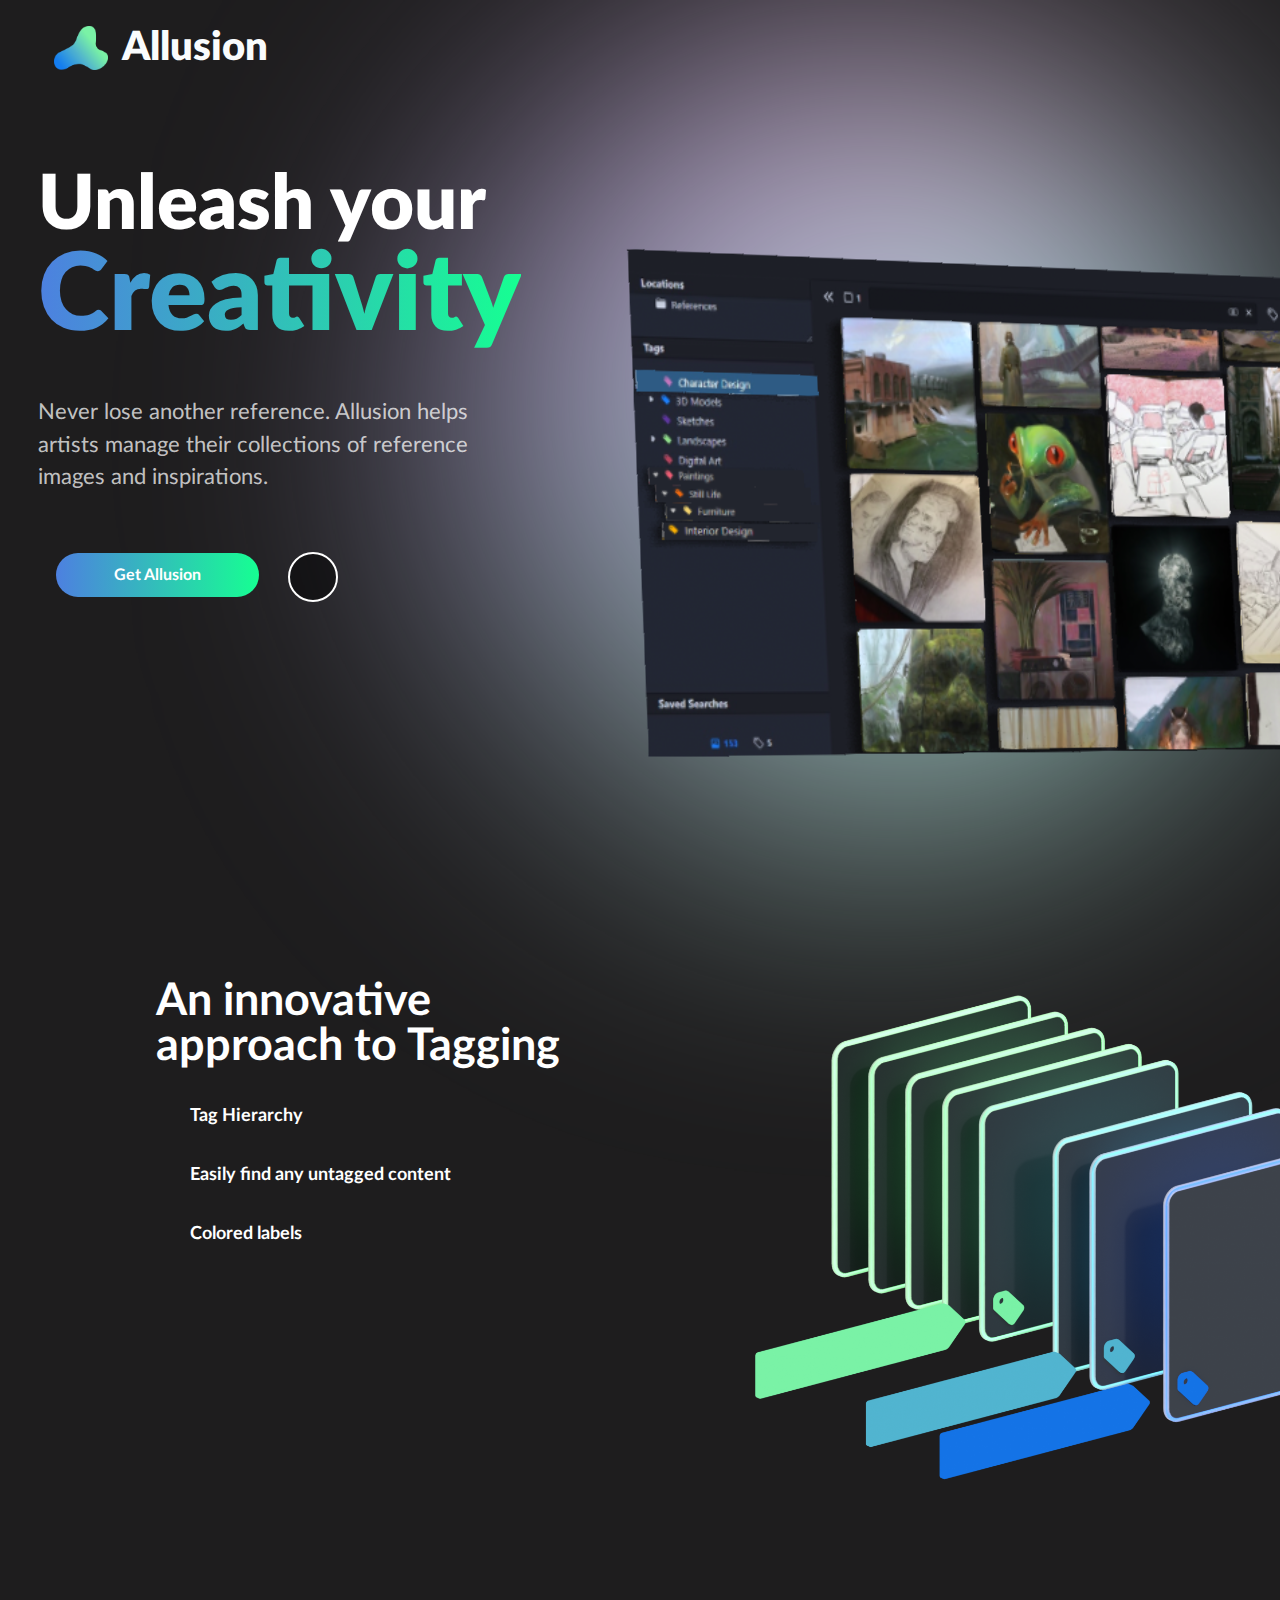
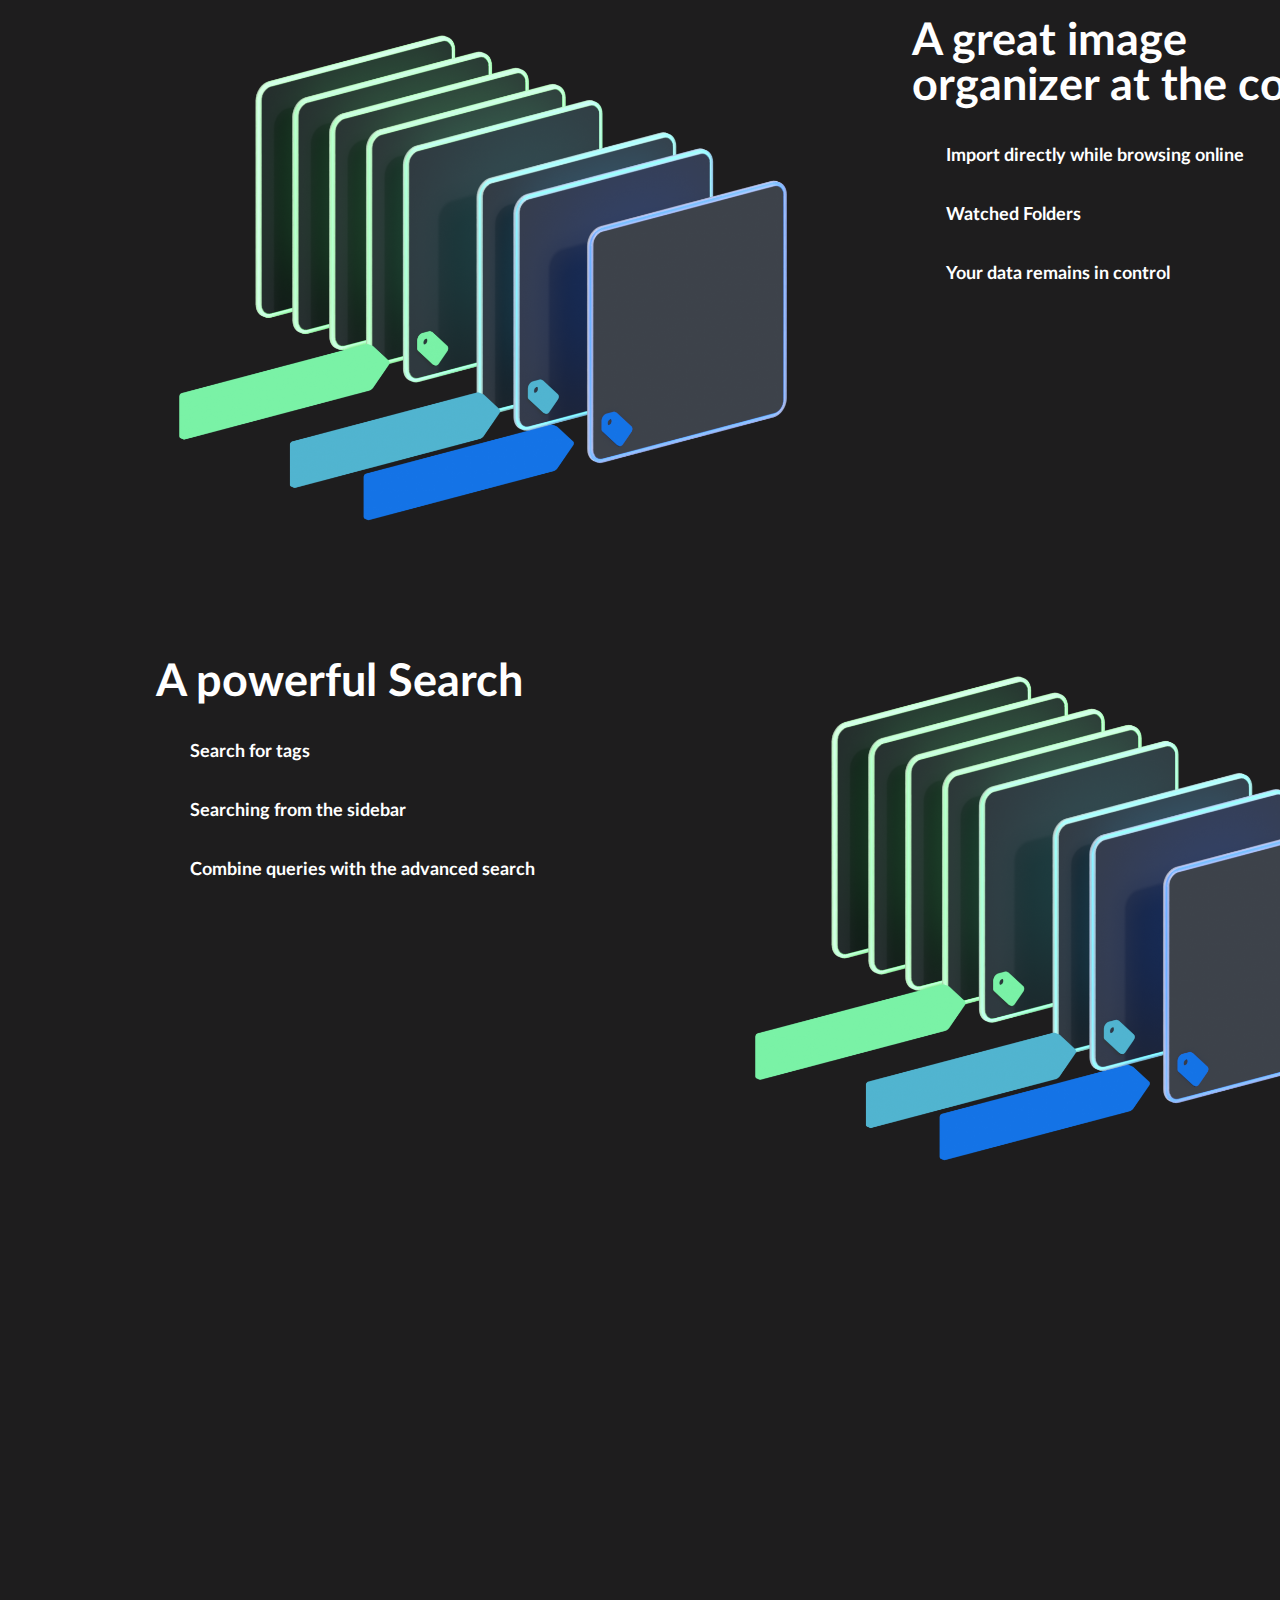
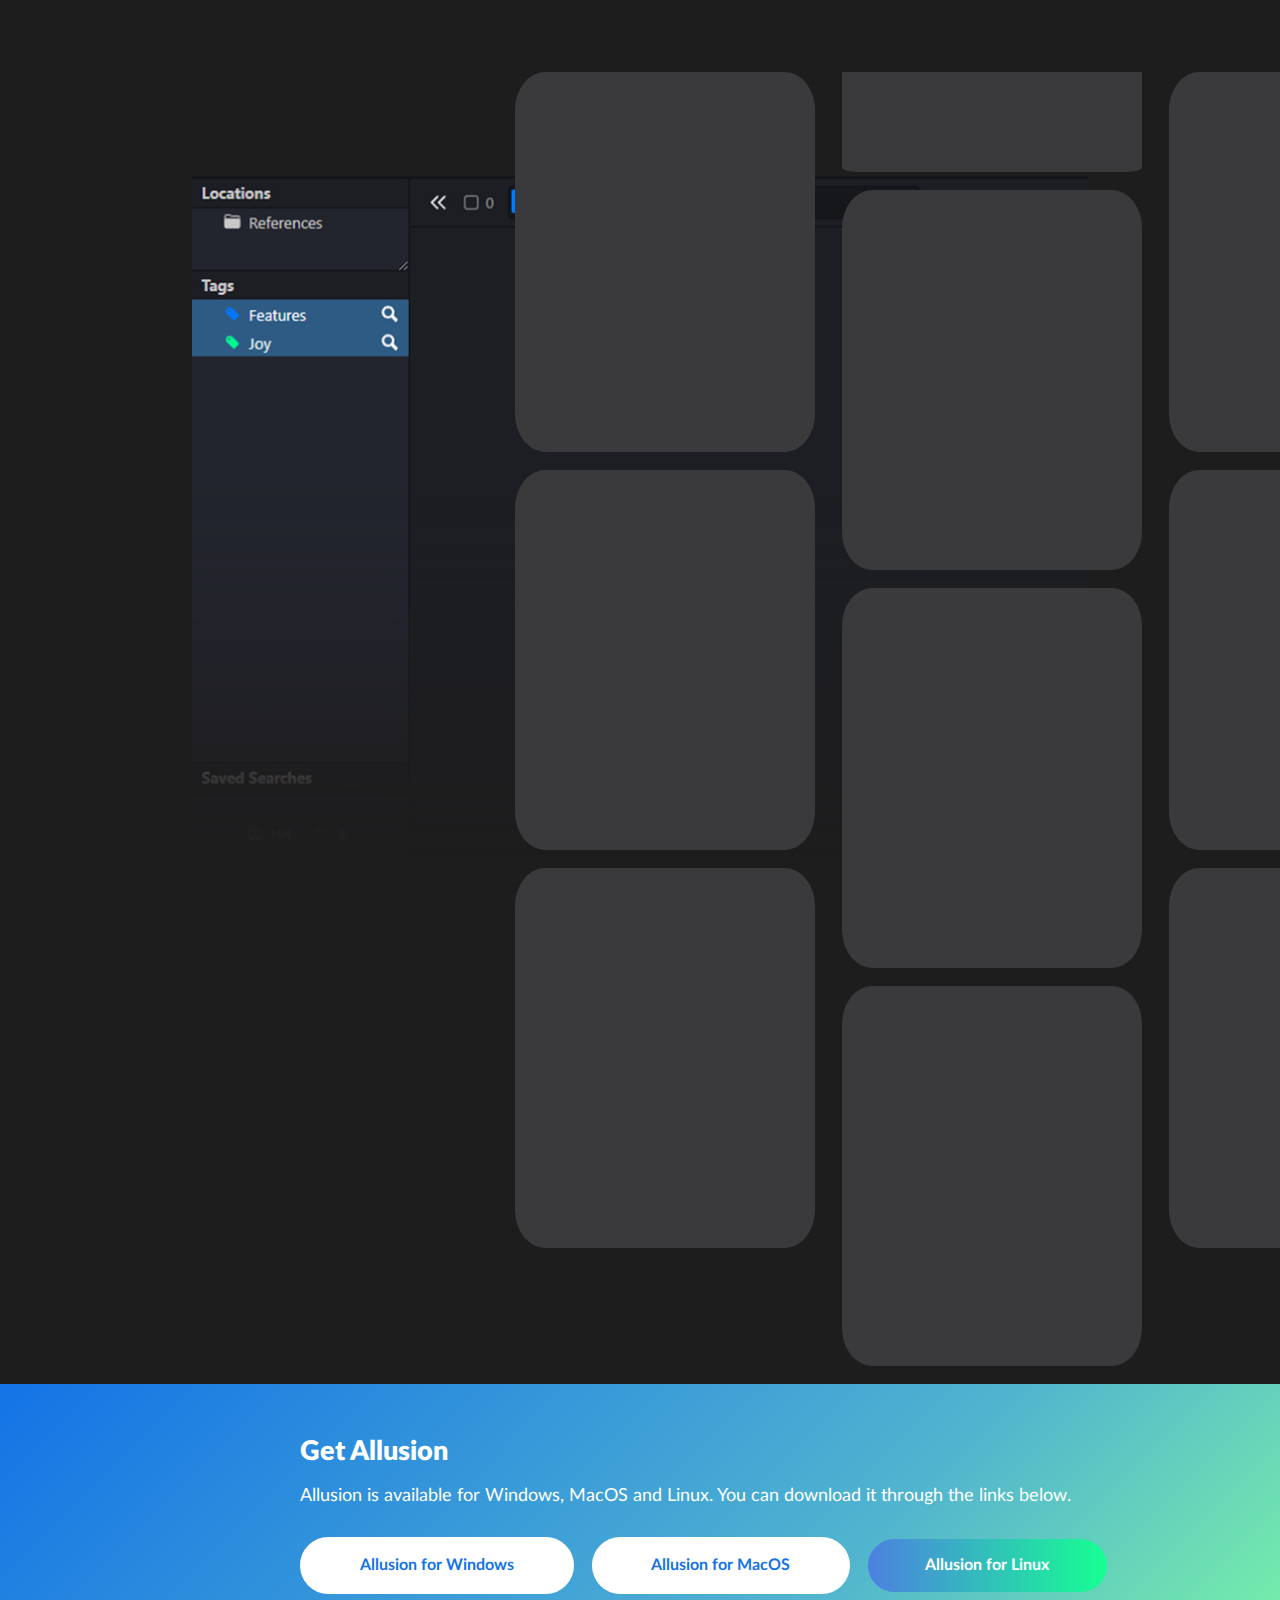
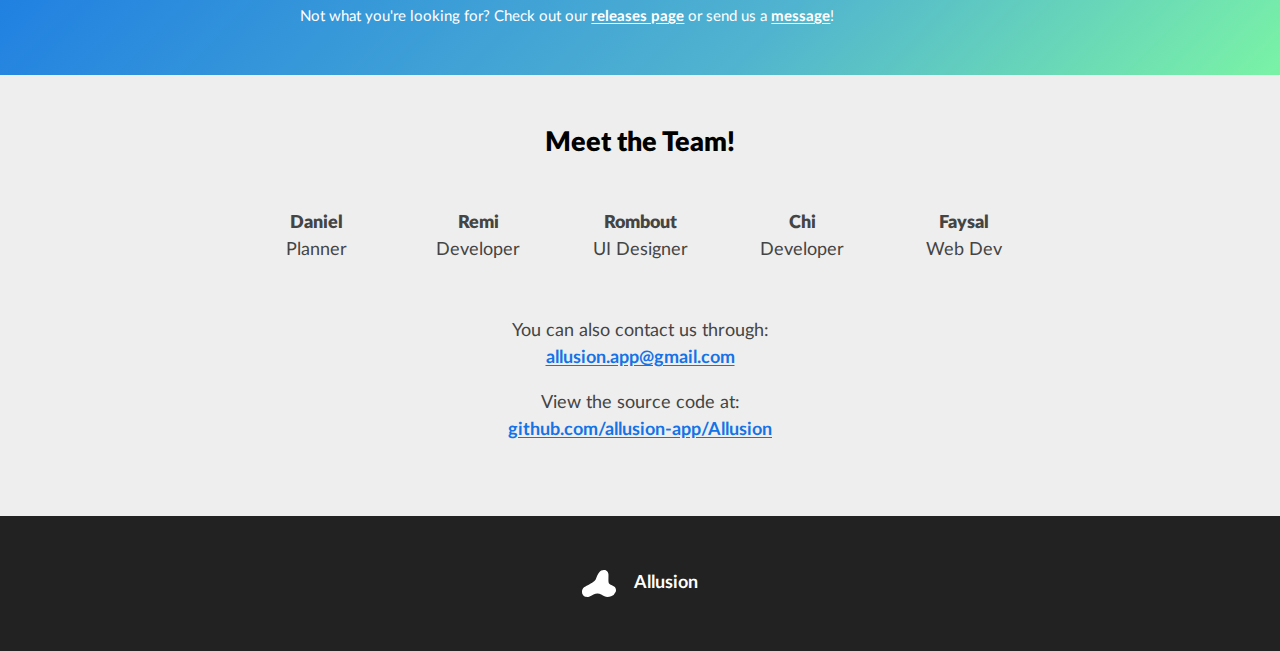
<file: index.html>
<!DOCTYPE html>
<html lang="en">
  <head>
    <meta charset="UTF-8" />
    <meta http-equiv="X-UA-Compatible" content="IE=edge" />
    <meta name="viewport" content="width=device-width, initial-scale=1.0" />
    <meta name="google-site-verification" content="NX7X02kx6tu9ZKTAyUrIkQKxiKwKtXMyHMFFbn7E54U" />
    <meta
      name="description"
      content="Allusion is a tool built for artists, aimed to help you organize your Visual Library – A single place that
    contains your entire collection of references, inspiration and any other kinds of images."
    />
    
    <link rel="icon" href="favicon.ico">
    <link rel="icon" href="img/icon.svg" type="image/svg+xml">
    <title>Allusion - Visual Library Manager</title>
    <link rel="stylesheet" href="css/style.css" />
    <link
      rel="stylesheet"
      href="https://use.fontawesome.com/releases/v5.8.2/css/all.css"
      integrity="sha384-oS3vJWv+0UjzBfQzYUhtDYW+Pj2yciDJxpsK1OYPAYjqT085Qq/1cq5FLXAZQ7Ay"
      crossorigin="anonymous"
    />
  </head>
  <body>
    
    <div div id="wrapper">
    <!-- Allusion logo -->
    <header id="navbar"> 
    <div class="navbar" href="index.html">
      <img src="images/logo.png" alt="" /><span>
        Allusion
      </span>
    </div>
  </header>
    

    <header id="introduction">
      
        <div class="parent">
          <div class="div1"> <p id="title">Unleash your </p><p id="subTitle"> Creativity</p></div>
          <div class="div2"> <p class="stdMargin">
           <h5>Never lose another reference.
            Allusion helps artists manage their collections of reference images and inspirations.</h5> 
          </p> </div>
          <div class="div3"> <a class="stdBtn strong stdMargin" href="#download">Get Allusion</a></div>
          <div class="div3-2"> <a href="#" class="round-button"><i class="fa fa-play fa-2x"></i></a></div>
          <div class="div4" disabled> <canvas id="canvas3d"></canvas>
            <a class="logo" href="https://spline.design"></a>
            <script type="module">
              import { Application } from './runtime.js';
              const canvas = document.getElementById('canvas3d');
              const app = new Application(canvas);
              app.load('./scene.splinecode');
            </script></div>
          </div>
        
        
        
          <div class="background">
            </div>
      
    </header>

  </div>



    <section id="features">
      <section id="tag_features">
      <div class="content">
        <div class="card">
          
      <div class="middle">
       
        <div class="menu">
         <h1>An innovative <br>approach to Tagging</h1> 
            <ul>
                

                <li class="item" id="messages" tabindex="1" >
                    <a id="button1" href="#messages" class="btn"><i class="fa fa-envelope"></i> Tag Hierarchy</a>
                    <div class="smenu">
                      Anyone who has used tags before knows that at some point the list gets so long that one forgets what tags exist in first place. This problem is entirely solved by managing tags in a hierarchy instead.

                        
                    </div>
                    <script>
                      window.addEventListener("load", () => {
                          document.querySelector("#button1").addEventListener("click", e => {
                             
                              // Can also cancel the event and manually navigate
                              e.preventDefault();
                              window.location = e.target.href;
                              var elem = document.getElementById("tag_features");
                            elem.scrollIntoView();
                            var image = document.getElementById('myImg_1');
                            image.src = "img/feature_1.png";
                          });
                      });
                  </script>
                </li>

                <li class="item" id="settings" tabindex="1">
                  <a id="button2" href="#settings" class="btn"><i class="fa fa-cog"></i> Easily find any untagged content
                  </a>
                  <div class="smenu">
                      ...
                      
                  </div>
                  <script>
                    window.addEventListener("load", () => {
                        document.querySelector("#button2").addEventListener("click", e => {
                           
                            // Can also cancel the event and manually navigate
                            e.preventDefault();
                            window.location = e.target.href;
                            var elem = document.getElementById("tag_features");
                            elem.scrollIntoView();
                            var image = document.getElementById('myImg_1');
                            image.src = "img/feature_2.png";
                        });
                    });
                </script>
              </li>
              <li class="item" id="profile" tabindex="1">
                <a id="button3" href="#profile" class="btn"><i class="fa fa-user"></i> Colored labels</a>
                <div class="smenu">
                    ...
                    
                </div>
                <script>
                  window.addEventListener("load", () => {
                      document.querySelector("#button3").addEventListener("click", e => {
                         
                          // Can also cancel the event and manually navigate
                          e.preventDefault();
                          window.location = e.target.href;
                          var elem = document.getElementById("tag_features");
                            elem.scrollIntoView();
                            var image = document.getElementById('myImg_1');
                            image.src = "img/feature_3.png";
                      });
                  });
              </script>

                
            </li>
            </ul>
        </div>
      </div>
      <img src="img/cover.png" id="myImg_1" width="40" height="40">
    </div>
    </div>
  </section>

  <section id="orgn_features">
    <div class="content">
      <div class="card">
        
    <div class="middle">
     
      <div class="menu">
       <h1>A great image <br>organizer at the core</h1> 
          <ul>
              

              <li class="item" id="import" tabindex="1" >
                  <a id="button4" href="#import" class="btn"><i class="fa fa-envelope"></i> Import directly while browsing online</a>
                  <div class="smenu">
                    Anyone who has used tags before knows that at some point the list gets so long that one forgets what tags exist in first place. This problem is entirely solved by managing tags in a hierarchy instead.

                      
                  </div>
                  <script>
                    window.addEventListener("load", () => {
                        document.querySelector("#button4").addEventListener("click", e => {
                           
                            // Can also cancel the event and manually navigate
                            e.preventDefault();
                            window.location = e.target.href;
                            var elem = document.getElementById("orgn_features");
                          elem.scrollIntoView();
                          var image = document.getElementById('myImg_2');
                          image.src = "img/feature_4.png";
                        });
                    });
                </script>
              </li>

              <li class="item" id="watched" tabindex="1">
                <a id="button5" href="#watched" class="btn"><i class="fa fa-cog"></i> Watched Folders
                </a>
                <div class="smenu">
                    ...
                    
                </div>
                <script>
                  window.addEventListener("load", () => {
                      document.querySelector("#button5").addEventListener("click", e => {
                         
                          // Can also cancel the event and manually navigate
                          e.preventDefault();
                          window.location = e.target.href;
                          var elem = document.getElementById("orgn_features");
                          elem.scrollIntoView();
                          var image = document.getElementById('myImg_2');
                          image.src = "img/feature_5.png";
                      });
                  });
              </script>
            </li>
            <li class="item" id="data" tabindex="1">
              <a id="button6" href="#data" class="btn"><i class="fa fa-user"></i> Your data remains in control</a>
              <div class="smenu">
                  ...
                  
              </div>
              <script>
                window.addEventListener("load", () => {
                    document.querySelector("#button6").addEventListener("click", e => {
                       
                        // Can also cancel the event and manually navigate
                        e.preventDefault();
                        window.location = e.target.href;
                        var elem = document.getElementById("orgn_features");
                          elem.scrollIntoView();
                          var image = document.getElementById('myImg_2');
                          image.src = "img/feature_5.png";
                    });
                });
            </script>

              
          </li>
          </ul>
      </div>
    </div>
    <img src="img/cover.png" id="myImg_2" width="40" height="40">
  </div>
  </div>
</section>

<section id="srch_features">
  <div class="content">
    <div class="card">
      
  <div class="middle">
   
    <div class="menu">
     <h1>A powerful Search </h1> 
        <ul>
            

            <li class="item" id="search" tabindex="1" >
                <a id="button7" href="#search" class="btn"><i class="fa fa-envelope"></i> Search for tags</a>
                <div class="smenu">
                  Anyone who has used tags before knows that at some point the list gets so long that one forgets what tags exist in first place. This problem is entirely solved by managing tags in a hierarchy instead.

                    
                </div>
                <script>
                  window.addEventListener("load", () => {
                      document.querySelector("#button7").addEventListener("click", e => {
                         
                          // Can also cancel the event and manually navigate
                          e.preventDefault();
                          window.location = e.target.href;
                          var elem = document.getElementById("srch_features");
                        elem.scrollIntoView();
                        var image = document.getElementById('myImg_3');
                        image.src = "img/feature_7.png";
                      });
                  });
              </script>
            </li>

            <li class="item" id="searching" tabindex="1">
              <a id="button8" href="#searching" class="btn"><i class="fa fa-cog"></i> Searching from the sidebar
              </a>
              <div class="smenu">
                  ...
                  
              </div>
              <script>
                window.addEventListener("load", () => {
                    document.querySelector("#button8").addEventListener("click", e => {
                       
                        // Can also cancel the event and manually navigate
                        e.preventDefault();
                        window.location = e.target.href;
                        var elem = document.getElementById("srch_features");
                        elem.scrollIntoView();
                        var image = document.getElementById('myImg_3');
                        image.src = "img/feature_8.png";
                    });
                });
            </script>
          </li>
          <li class="item" id="combine" tabindex="1">
            <a id="button9" href="#combine" class="btn"><i class="fa fa-user"></i> Combine queries with the advanced search</a>
            <div class="smenu">
                ...
                
            </div>
            <script>
              window.addEventListener("load", () => {
                  document.querySelector("#button9").addEventListener("click", e => {
                     
                      // Can also cancel the event and manually navigate
                      e.preventDefault();
                      window.location = e.target.href;
                      var elem = document.getElementById("srch_features");
                        elem.scrollIntoView();
                        var image = document.getElementById('myImg_3');
                        image.src = "img/feature_9.png";
                  });
              });
          </script>

            
        </li>
        </ul>
    </div>
  </div>
  <img src="img/cover.png" id="myImg_3" width="40" height="40">
</div>
</div>
</section>

  
</section>


<section id="mockup">
  
<div id="allu" > 
  
<div id="matter"> 

  
     
  
    <div class="flex-features">
      <div class="flex-item">
                  <div class="box"></div>
                  <div class="box"></div>
                  <div class="box"></div>
                </div>
      <div class="flex-item">
                  <div class="box_small"></div>
                  <div class="box"></div>
                  <div class="box"></div>
                  <div class="box"></div>
                </div>
      <div class="flex-item">
                  <div class="box"></div>
                  <div class="box"></div>
                  <div class="box"></div>
                </div>          
    </div>
  
        
  
    </div>
</div>
</div>


      
    </section>

    <section id="download" class="bgGrad">
      <div class="content">
        <span aria-hidden="true" class="fas fa-download"></span>
        <div class="alt text">
          <h3 class="alt stdMargin">Get Allusion</h3>
          <p class="stdMargin">
            Allusion is available for Windows, MacOS and Linux. You can download it through the links below.
          </p>
          <div class="flexRow">
            <a class="stdBtn alt" id="download-windows" href="https://github.com/allusion-app/Allusion/releases/latest">
              Allusion for Windows
            </a>
            <a class="stdBtn alt" id="download-mac" href="https://github.com/allusion-app/Allusion/releases/latest">
              Allusion for MacOS
            </a>
            <a class="stdBtn alt" id="download-linux" href="https://github.com/allusion-app/Allusion/releases/latest">
              Allusion for Linux
            </a>
          </div>
          <small class="stdMargin">
            <span aria-hidden="true" class="fas fa-info-circle"></span> Not what you're looking for? Check out our <a class="alt" href="https://github.com/allusion-app/Allusion/releases/latest">releases page</a> or send us a <a class="alt" href="mailto:allusion.app@gmail.com">message</a>!
          </small>
        </div>
      </div>
    </section>

    <section id="contact">
      <div class="content">
        <h3 class="stdMargin">Meet the Team!</h3>
        <div class="cardWrapper stdMargin">
          <a class="card" href="https://twitter.com/dani_kreuter">
            <span aria-hidden="true" class="fas fa-tasks"></span>
            <h4>Daniel</h4>
            <p>Planner</p>
          </a>
          <a class="card" href="https://twitter.com/RemiVdLaan">
            <span aria-hidden="true" class="fas fa-code"></span>
            <h4>Remi</h4>
            <p>Developer</p>
          </a>
          <div class="break"></div>
          <!-- break -->
          <a class="card" href="https://twitter.com/romboutv">
            <span aria-hidden="true" class="fas fa-vector-square"></span>
            <h4>Rombout</h4>
            <p>UI Designer</p>
          </a>
          <a class="card" href="https://twitter.com/hummingly_">
            <span aria-hidden="true" class="fas fa-code-branch"></span>
            <h4>Chi</h4>
            <p>Developer</p>
          </a>
          <a class="card" href="https://twitter.com/afaysalk">
            <span aria-hidden="true" class="fas fa-object-ungroup"></span>
            <h4>Faysal</h4>
            <p>Web Dev</p>
          </a>
        </div>
        <div class="text stdMargin">
          <p>You can also contact us through:</p>
          <a href="mailto:allusion.app@gmail.com">allusion.app@gmail.com</a>
        </div>
       <div class="text stdMargin">
          <p>View the source code at:</p>
          <a href="https://github.com/allusion-app/Allusion">github.com/allusion-app/Allusion</a>
        </div>
      </div>
    </section>

    <footer>
      <a href="#introduction">
        <div class="content">
          <img src="img/logoAlt.svg" alt="" width="64" height="52" />
          <span id="brandname">Allusion</span>
        </div>
      </a>
    </footer>

    <script async src="js/index.js"></script>
  </body>
</html>
</file>
<file: css/style.css>
/*********************************/

/*             SETUP             */

/*********************************/

@font-face {
  font-family: "Lato";
  font-weight: 400;
  font-display: swap;
  src:
    local("Lato Regular"),
    url(../fonts/Lato/Lato-Regular.ttf) format("truetype");
}

@font-face {
  font-family: "Lato";
  font-weight: 600;
  font-display: swap;
  src:
    local("Lato Bold"),
    url(../fonts/Lato/Lato-Bold.ttf) format("truetype");
}

@font-face {
  font-family: "Lato";
  font-weight: 900;
  font-display: swap;
  src:
    local("Lato Black"),
    url(../fonts/Lato/Lato-Black.ttf) format("truetype");
}

* {
  -webkit-text-size-adjust: 100%;
  -webkit-font-smoothing: antialiased;
  -moz-osx-font-smoothing: grayscale;
  box-sizing: border-box;
}

html {
  scroll-behavior: smooth;
  font-size: 18px;
}

body {
  font-family: "Lato", sans-serif;
  line-height: 1.5;
  color: #444;
  background-color: #1E1D1E;
  margin: 0;
}

/*********************************/

/*            GENERAL            */

/*********************************/

/* TYPOGRAPHY */

p {
  font-size: 1rem;
  font-weight: 400;
  padding: 0;
  margin: 0;
}

a {
  color: #1473e6;
  font-weight: 600;
  padding: 0;
  margin: 0;
  text-underline-offset: 0.125rem;
}
a:hover {
  color: #489aff;
}
a.alt:hover {
  color: #7af2a6;
}
a.stdBtn, a.card, header a, footer a {
  text-decoration: none;
}

.alt {
  color: #fff;
}

#title {
  font-size:4.2em;
  line-height: 0;
  font-weight: 900;
  color: rgb(255, 255, 255);
  padding: 0;
  margin: 0;
}

#subTitle {
  font-size: 6em;;
  font-weight: 900;
  line-height: 1.7;
  background: linear-gradient(to right,rgb(77, 128, 224), rgb(22, 255, 146));
  -webkit-background-clip: text;
  -webkit-text-fill-color: transparent;
  
}

h3 {
  font-size: 1.5rem;
  line-height: 1;
  font-weight: 900;
  color: #000;
  padding: 0;
  margin: 0;
}

h4 {
  font-size: 1rem;
  font-weight: 900;
  padding: 0;
  margin: 0;
}
h1 {
  color: rgba(255, 255, 255);
  font-size: 2.5rem;
  font-weight: 600;
  padding: 0;
  margin: 0;
  line-height: 1;
}

h5 {
  color: rgba(255, 255, 255, 0.74);
  font-size: 1.2rem;
  font-weight: 300;
  padding: 0;
  margin: 0;
  
}


/* COMPONENTS */

.stdBtn {
  
  box-sizing: border-box;
  font-size: 0.875rem;
  cursor: pointer;
  margin: 0.5rem;
  padding: 0.8rem 3.2rem;
  border-radius: 2rem;
  outline: none;
  
  transition: background 0.25s ease;
}
.stdBtn.strong {
  color: #fff;
  background: linear-gradient(to right,rgb(77, 128, 224), rgb(22, 255, 146));
  
}
.stdBtn.alt {
  font-weight: 600;
  color: #1473e6;
  background: #fff;
  border: 0.125rem solid #fff;
  transition: none;
}
.stdBtn.strong:hover {
  background: #0c65d3;
}
.stdBtn.alt:hover {
  color: #fff;
  background: transparent;
}

.stdMargin {
  margin: 1rem;
}

.bgGrad {
  background: linear-gradient(-45deg, #7af2a6 0.5%, #51b4cf 35%, #1473e6) !important;
}

/**********************************/

/*            SECTIONS            */

/**********************************/

/****************/
/* NAVBAR */
/****************/
.navbar {
  font-weight: bold;
  font-size: 40px;
  color: #fafcfd;
  display: flex;
  align-items: center;
  padding-left: 3rem;
  padding-top: 1rem;
  padding-bottom: 5rem;
}
.navbar img {
  width: 3.5rem;
  margin-right: 5px;
  padding-right: .5rem;
}
/****************/
/* INTRODUCTION */
/****************/

#introduction {
  
  min-height: 70vh;
  display: flex;
  justify-content: flex-start;
  align-items: flex-start;
  
}

#introduction .content {
  width: 40rem;
  padding-left: 3vw;
  padding-bottom: 4rem;
  display: flex;
  flex-direction: column;
  justify-content: flex-start;
  align-items: flex-start;
  
}

#introduction img {
  height: 1.5rem;
  width: auto;
 
}

#introduction .round-button {
	box-sizing: border-box;
	display:block;
	width:50px;
	height:50px;
	padding-top:14px;
	padding-left: 5px;
	line-height: 5px;
	border: 2px solid #fff;
	border-radius: 50%;
	color:#f5f5f5;
	text-align:center;
	text-decoration:none;
	background-color: rgba(0,0,0,0.5);
	font-size:10px;
	font-weight:bold;
	transition: all 0.3s ease;
}
#introduction .round-button:hover {
	background-color: rgba(0,0,0,0.8);
	box-shadow: 0px 0px 10px rgb(34, 255, 163);
	text-shadow: 0px 0px 10px rgb(56, 255, 162);
}

#introduction .flexRow {
  display: flex;
  justify-content: flex-start;
  align-items: center;
  margin: 1rem 0.5rem;
}

.parent {
  padding: 3vw;
  display: grid;
  grid-template-columns: repeat(5, 1.5fr);
  grid-template-rows: repeat(3, 1fr);
  grid-column-gap: 2px ;
  grid-row-gap: 9rem;
  
  
  }
  
  .div1 { grid-area: 1 / 1 / 3 / 2; }
  .div2 { grid-area: 2 / 1 / 4 / 2; }
  .div3 { grid-area: 3 / 1 / 5 / 2;
    padding-top:10px; }
  .div3-2 { grid-area: 3 / 1 / 5 / 2;
    padding-left:250px;
  }
  .div4 { grid-area: 1 / 2 / 6 / 4; }

    canvas {
  
      display: block;
      overflow: visible;
      height: 120%;
    }
    
    .background{
      position: absolute;
      top: 5%;
      left: 35%;
      z-index: -100;
      width: 800px; height: 800px; border-radius: 25rem; background: radial-gradient(105.68% 45.69% at 92.95% 50%, rgba(105, 244, 253, 0.5) 0%, rgba(160, 255, 244, 0.095) 53.91%, rgba(254, 216, 255, 0) 100%), radial-gradient(103.18% 103.18% at 90.11% 102.39%, #C9FFF2 0%, rgba(230, 255, 250, 0) 100%), radial-gradient(90.45% 90.45% at 87.84% 9.55%, #FFD2F5 0%, rgba(254, 219, 246, 0) 100%), linear-gradient(135.66deg, rgba(203, 185, 255, 0.8) 14.89%, rgba(216, 202, 254, 0) 74.33%); 
      background-blend-mode: normal, normal, normal, normal, normal, normal; 
      filter: blur(150px);
  }

/**********************/
/* MESSAGE & DOWNLOAD */
/**********************/

#message,
#download {
  background: #1473e6;
  padding: 2rem 0;
}
#message .content,
#download .content {
  max-width: 80rem;
  padding: 0 8vw 0.5rem 8vw;
  display: grid;
  grid-template-columns: 10rem auto;
}
#message .content > .fas,
#download .content > .fas {
  font-size: 5rem;
  color: #fff;
  grid-area: 1 / 1 / 1 / 1;
  justify-self: center;
  align-self: center;
}
#message .text,
#download .text {
  grid-area: 1 / 2 / 1 / 2;
}

/************/
/* FEATURES */
/************/

#features h1{
  padding-left: 2rem;
}
#features .content {
  max-width: 80rem;
  padding: 0 8vw 1rem 8vw;
}
#features .card {
  display: grid;
  grid-template-columns: auto 40rem ;
  grid-template-rows: 2.5rem auto auto;
  gap: 0 2rem;
  padding: 1rem;
  margin: 2rem 0;
  border-radius: 1rem;
  transition: background 0.25s ease;
}
#features .card .fas {
  font-size: 1.5rem;
  margin-right: 1rem;
}

#features .card h3 {
  grid-area: 1 / 2 / 1 / 2;
}
#features .card img {
  width: 100%;
  height: auto;
  grid-area: 1 / 2 / 3 / 2;
  
  border-radius: 0.5rem;
}
#features .card p {
  grid-area: 
  1 / 1 / 3 / 1;
 
  
}

#orgn_features .card img {
  grid-area: 1 / 1 / 3 / 1;
  
}
#orgn_features .card p {
  grid-area: 2 / 2 / 3 / 2;
  
}
#orgn_features .card {
  grid-template-columns:  40rem auto ;
}

.menu {
  width: 30em;
  border-radius: 30px;
  overflow: hidden;
}

.item {
  
  overflow: hidden;
  
}

.btn {
  display: block;
  padding: 16px 20px;
  text-decoration: none;

  color: white;
  position: relative;
}



.btn i {
  margin-right: 10px;
}

.smenu {
  
  
  overflow: hidden;
  transition: max-height 0.3s;
  max-height: 0;
}

.smenu a {
  display: block;
  padding: 16px 26px;
  text-decoration: none;
  margin: 4px 0;
  position: relative;
}


.smenu a::before {
  content: "";
  position: absolute;
  width: 6px;
  height: 100%;
  left: 0;
  top: 0;
  transition: .3s;
  opacity: 0;
  text-decoration: none;

}

.smenu a:hover::before {
  opacity: 1;
  text-decoration: none;

}

.item:target .smenu{
  max-height: 10em;
  
}



.item:active {
  border-left: thick solid #06aef0;
  text-decoration: none;

}

.item[tabindex]:focus {
  border-left: thick solid #06aef0;
  outline: none;
  text-decoration: none;

}
.item[tabindex]:focus a{
  color: #06aef0;
  outline: none;
  text-decoration: none;

}
/************/
/* Mockup */
/************/

#allu {
  background-image: url("../images/mock.png");
  width: 100%;
  display: block;
  background-position: center;
  background-size:70%;
  background-repeat:no-repeat;
  padding-left: 17%;
  padding-top: 8%;
} 
#matter {
  height: 90%;
  margin: auto;
}   

.flex-features {
  padding-top: 18em;
  padding-left: 15em;
  display: flex;
  flex-direction: row;
}

.flex-item {
  margin-left: 1.5em;
  display: flex;
  flex-direction: column;
}

.box{
  border-radius:10%;
  margin-bottom: 1em;
  height: 380px;
  width: 300px;
  background-color: rgba(58, 58, 60, 1);
}
.box_small{
  border-radius:0 0 5% 5%;
  margin-bottom: 1em;
  height: 100px;
  width: 300px;
  background-color: rgba(58, 58, 60, 1);
}




/************/
/* Download */
/************/

#download .flexRow {
  display: flex;
  justify-content: flex-start;
  align-items: center;
  margin: 1rem 0.5rem 0 0.5rem;
}

/***********/
/* CONTACT */
/***********/

#contact {
  background: #eee;
  padding: 2rem 0;
  text-align: center;
}
#contact .content {
  padding: 0 8vw 1rem 8vw;
}

#contact .cardWrapper {
  display: flex;
  flex-wrap: wrap;
  justify-content: center;
}

#contact .cardWrapper a {
  color: inherit;
}

#contact .card {
  padding: 1rem;
  min-width: 8rem;
  margin: 1rem 0.5rem;
  border-radius: 1rem;
  cursor: pointer;
}
#contact .card:hover {
  background: #eee;
}
#contact .card .fas {
  color: #1473e6;
  font-size: 1.5rem;
}
#contact .break {
  display: none;
}

/**********/
/* FOOTER */
/**********/

footer {
  background: #222;
  color: #fff;
  padding: 3em;
  display: flex;
  justify-content: center;
}
footer a {
  color: inherit;
}
footer .content {
  display: flex;
  justify-content: center;
  align-items: center;
}
footer .content img {
  height: 1.5rem;
  width: auto;
  margin-right: 1rem;
}

/**********************************/

/*          MEDIA QUERY           */

/**********************************/

@media only screen and (max-width: 1200px) {
  #introduction {
    background-size: 25rem;
    background-position: 50% 1rem;
  }
  #introduction {
    justify-content: center;
  }
  #introduction .content {
    background: linear-gradient(0deg, rgba(244, 244, 244, 1) 70%, rgba(244, 244, 244, 0) 100%);
    padding-top: 8rem;
    padding-left: 1rem;
    padding-right: 1rem;
    align-items: center;
    text-align: center;
  }
}
@media only screen and (max-width: 840px) {
  html {
    font-size: 16px;
  }
  #message .content,
  #download .content {
    display: block;
    text-align: center;
  }
  #message .content > .fas,
  #download .content > .fas {
    font-size: 3rem;
    margin: 1rem;
  }
  #features .content {
    display: flex;
    flex-direction: column;
    align-items: center;
  }
  #features .card {
    max-width: 25rem;
    grid-template-columns: auto auto;
    grid-template-rows: 2.5rem auto auto;
  }
  #features .card h3 {
    grid-area: 1 / 1 / 1 / 3;
    text-align: center;
  }
  #features .card img {
    grid-area: 2 / 1 / 2 / 3;
    margin: 1rem auto;
  }
  #features .card p {
    grid-area: 3 / 1 / 3 / 3;
    margin-top: 1rem;
    text-align: center;
  }
  #download .flexRow {
    margin: 2rem 0.5rem;
    justify-content: center;
    flex-direction: column;
  }
  #download .stdBtn {
    min-width: 18rem;
  }
  #contact .break {
    display: block;
    flex-basis: 100%;
    height: 0;
  }
}
</file>
